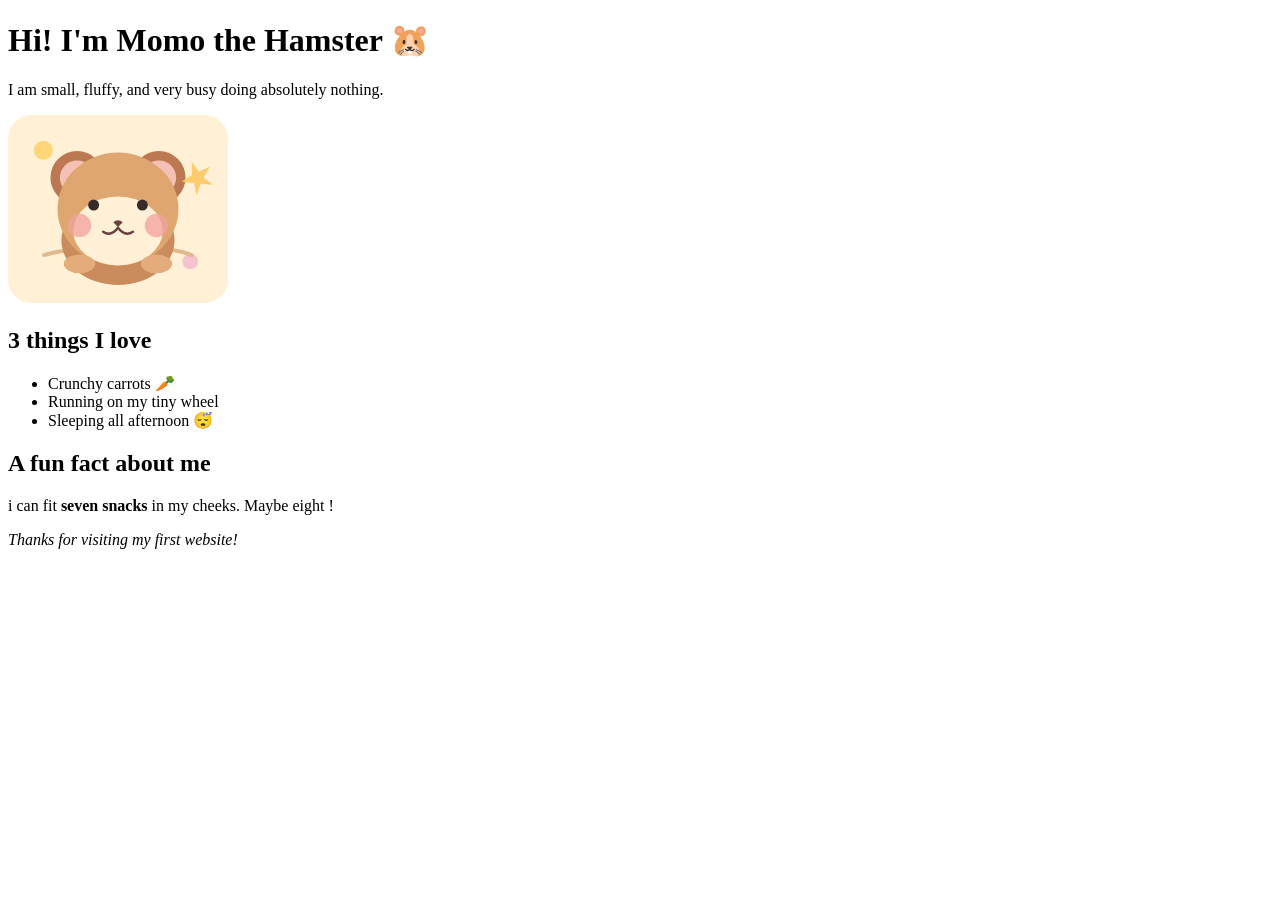
<file: PURE-BEGGINER/01-momo-the-hamster/STUDENT/index.html>
<!doctype html>
<html lang="en">
  <head>
    <meta charset="UTF-8" />
    <meta name="viewport" content="width=device-width, initial-scale=1.0" />
    <title>Meet Momo</title>
  </head>
  <body>
    <h1>Hi! I'm Momo the Hamster 🐹</h1>

    <!-- STEP 1: Add a paragraph introducing Momo. -->
<p> I am small, fluffy, and very busy doing absolutely nothing.</p>
    <!-- STEP 2: Show the image assets/momo.svg using an img tag. -->
<img src="assets/momo.svg" alt="momo" width="220">
    <!-- STEP 3: Add a level-2 heading: 3 things I love. -->
<h2>3 things I love  </h2>
    <!-- STEP 4: Add an unordered list with 3 things Momo loves. -->
<ul>
  <li>Crunchy carrots 🥕 </li>
  <li>Running on my tiny wheel</li>
  <li>Sleeping all afternoon 😴</li>
</ul>
    <!-- STEP 5: Add a second heading and a fun fact in a paragraph. -->
<h2>A fun fact about me </h2>
<p>i can fit <strong>seven snacks</strong> in my cheeks. Maybe eight !</p>
<em> Thanks for visiting my first website! </em>
    <!-- BONUS: Make a few words bold with strong, or italic with em. -->
  </body>
</html>
</file>
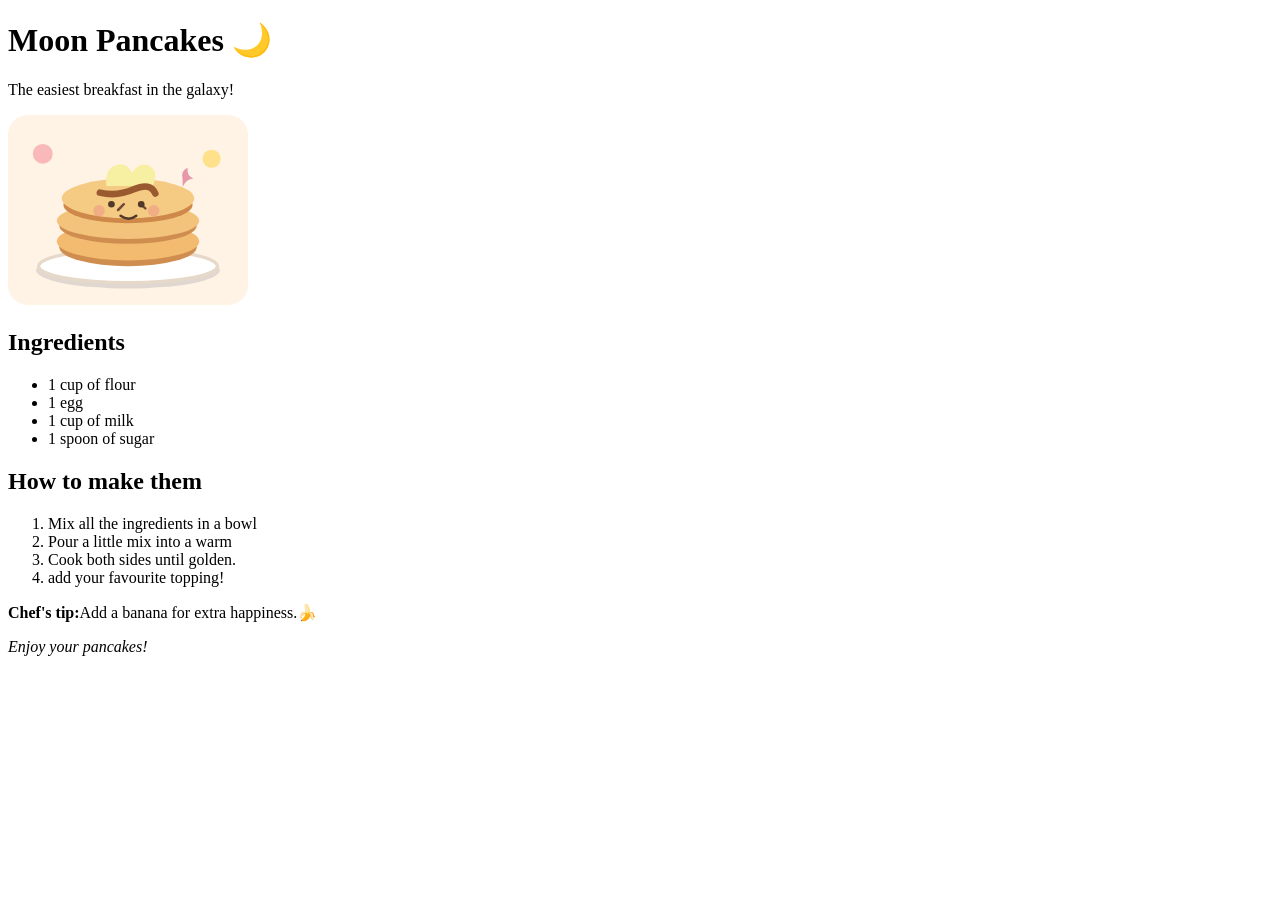
<file: PURE-BEGGINER/02-moon-pancakes/STUDENT/index.html>
<!doctype html>
<html lang="en">
  <head>
    <meta charset="UTF-8" />
    <meta name="viewport" content="width=device-width, initial-scale=1.0" />
    <title>Moon Pancakes</title>
  </head>
  <body>
    <h1>Moon Pancakes 🌙</h1>
    <p>The easiest breakfast in the galaxy!</p>
   <img src="assets/pancakes.svg"width="240" >
    <!-- STEP 1: Add the provided image assets/pancakes.svg. -->
<h2>Ingredients</h2>
    <!-- STEP 2: Add a heading called Ingredients. -->
<ul>
<li> 1 cup of flour</li>
<li> 1 egg</li>
<li> 1 cup of milk</li>
<li> 1 spoon of sugar</li>
</ul>
    <!-- STEP 3: Add an unordered list of ingredients. -->
<h2>How to make them</h2>
    <!-- STEP 4: Add a heading called How to make them. -->
<ol> 
  <li>Mix all the ingredients in a bowl</li>
  <li>Pour a little mix into a warm</li> 
  <li>Cook both sides until golden.</li> 
  <li>add your favourite topping!</li> 
  </ol>
   <p><strong>Chef's tip:</strong>Add a banana for extra happiness.🍌 </p>       
        
  <em>Enjoy your pancakes!</em>
        
 
<!-- STEP 5: Add an ordered (numbered) list of the steps. -->

    <!-- STEP 6: Add a Chef's tip paragraph. -->
  </body>
</html>
</file>
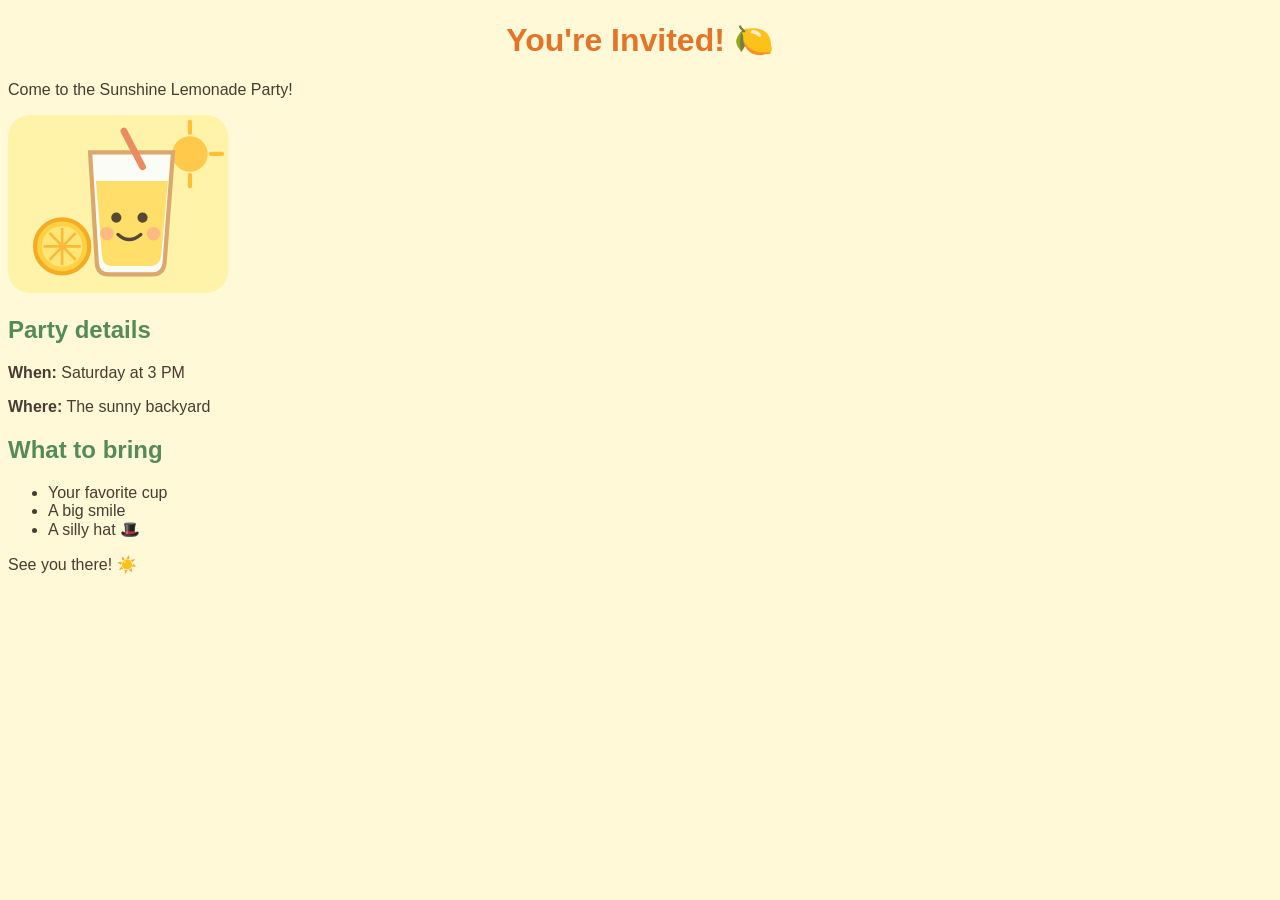
<file: PURE-BEGGINER/03-sunshine-lemonade-party/STUDENT/index.html>
<!doctype html>
<html lang="en">
  <head>
    <meta charset="UTF-8" />
    <meta name="viewport" content="width=device-width, initial-scale=1.0" />
    <title>Sunshine Lemonade Party</title>
    <link rel="stylesheet" href="style.css" />
  </head>
  <body>
    <h1>You're Invited! 🍋</h1>
    <p>Come to the Sunshine Lemonade Party!</p>
    <img
      src="assets/lemonade.svg"
      alt="Cute lemonade illustration"
      width="220"
    />

    <h2>Party details</h2>
    <p><strong>When:</strong> Saturday at 3 PM</p>
    <p><strong>Where:</strong> The sunny backyard</p>

    <h2>What to bring</h2>
    <ul>
      <li>Your favorite cup</li>
      <li>A big smile</li>
      <li>A silly hat 🎩</li>
    </ul>

    <p>See you there! ☀️</p>
  </body>
</html>
</file>
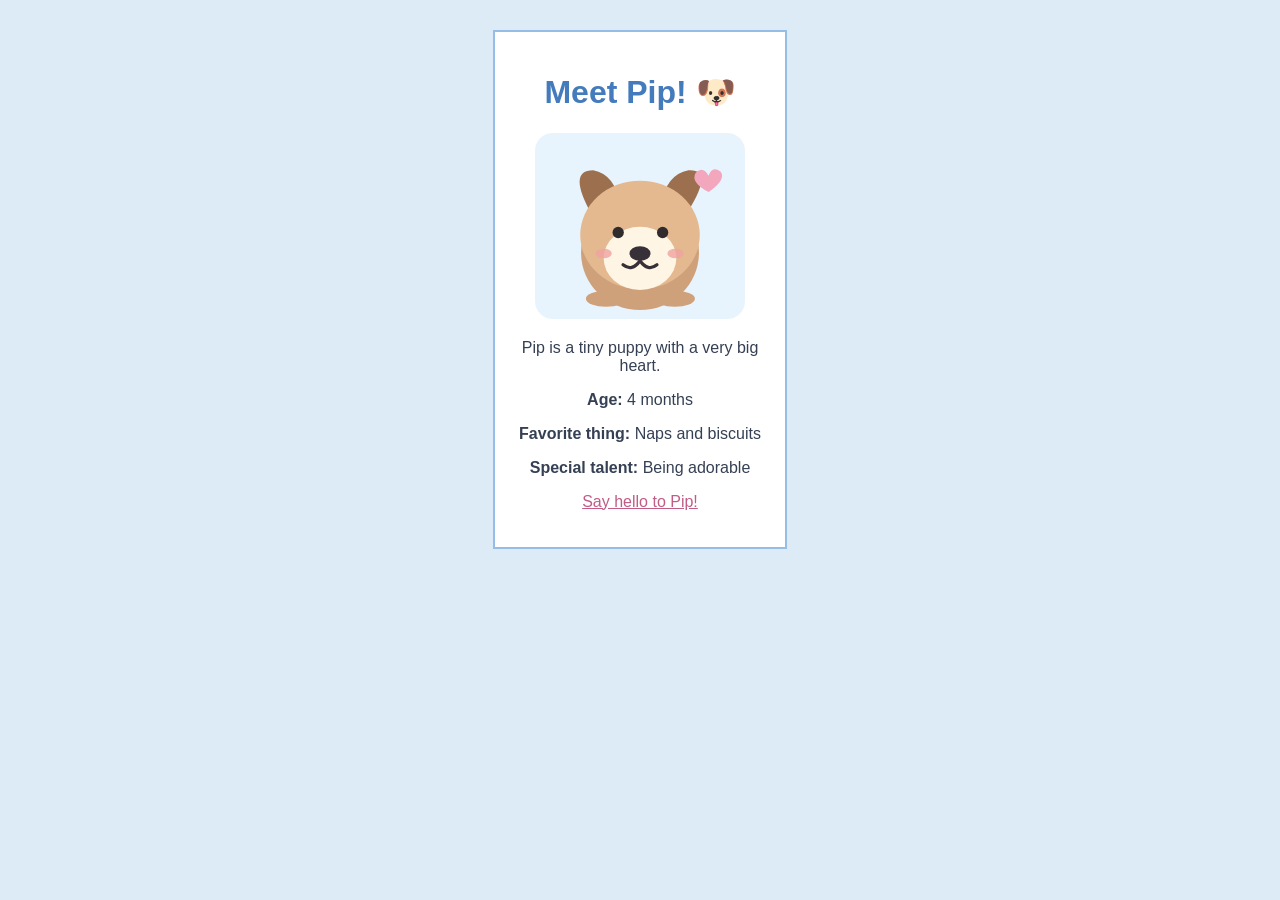
<file: PURE-BEGGINER/04-adopt-pip-card/STUDENT/index.html>
<!doctype html>
<html lang="en">
  <head>
    <meta charset="UTF-8" />
    <meta name="viewport" content="width=device-width, initial-scale=1.0" />
    <title>Adopt Pip</title>
    <link rel="stylesheet" href="style.css" />
  </head>
  <body>
    <div class="card">
      <h1>Meet Pip! 🐶</h1>
      <img src="assets/pip.svg" alt="Pip the happy puppy" width="210" />
      <p>Pip is a tiny puppy with a very big heart.</p>
      <p><strong>Age:</strong> 4 months</p>
      <p><strong>Favorite thing:</strong> Naps and biscuits</p>
      <p><strong>Special talent:</strong> Being adorable</p>
      <p><a href="mailto:hello@example.com">Say hello to Pip!</a></p>
    </div>
  </body>
</html>
</file>
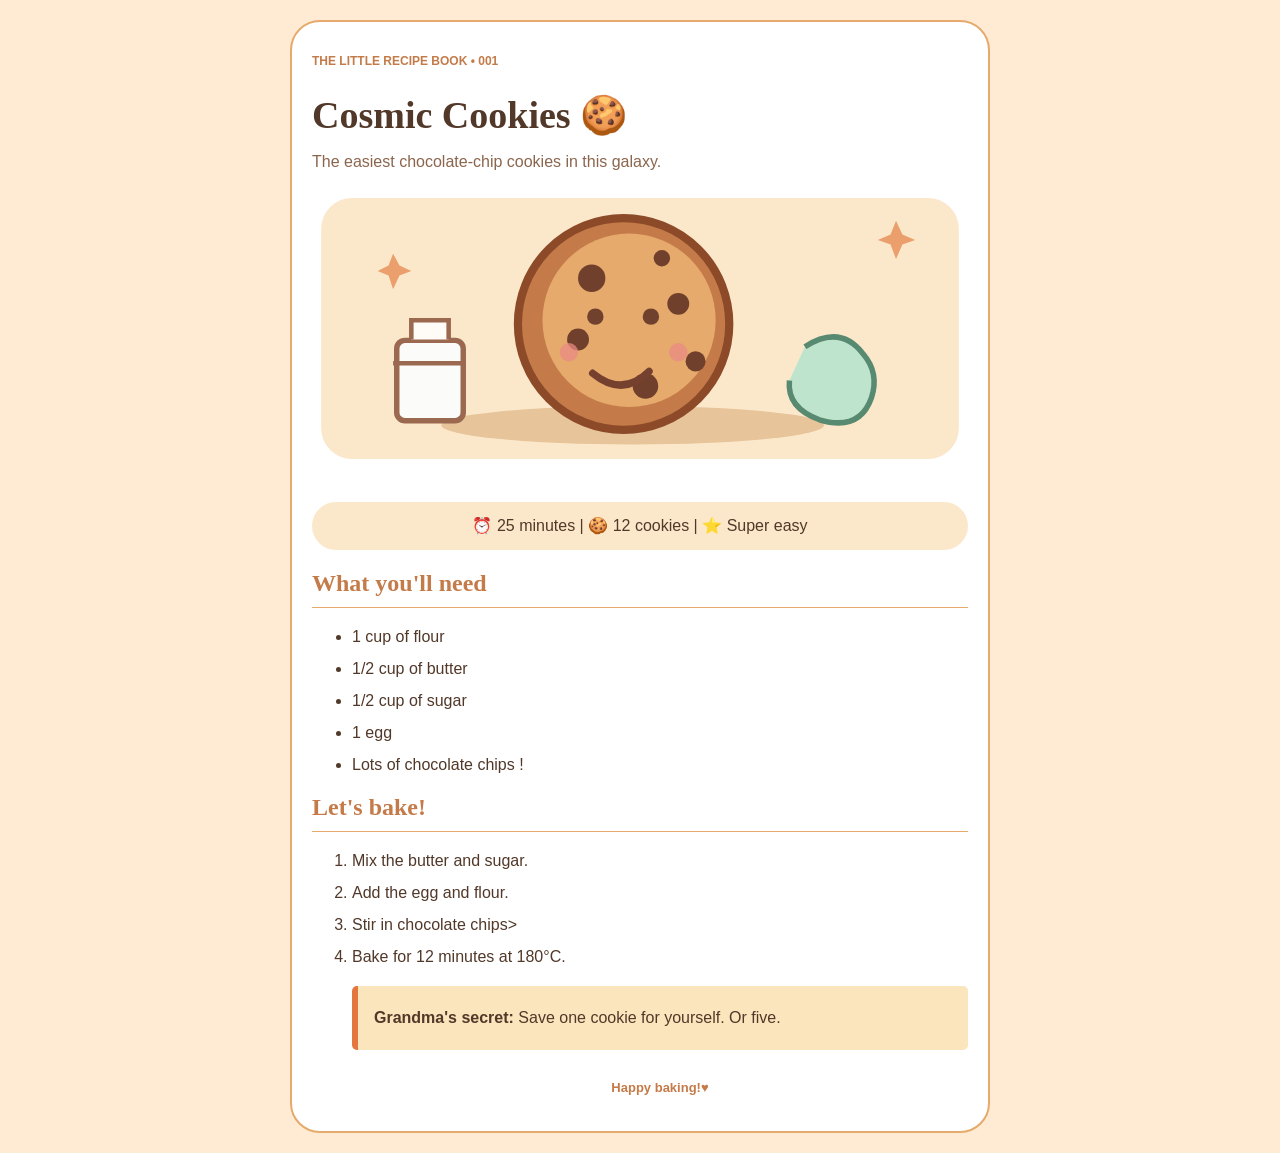
<file: PURE-BEGGINER/06-cookie-recipe/student/index.html>
<!DOCTYPE html>
<html lang="en">
<head>
  <meta charset="UTF-8">
  <meta name="viewport" content="width=device-width, initial-scale=1.0">
  <title>Cosmic Cookies Recipe</title>
  <link rel="stylesheet" href="style.css">
</head>
<body>
  <main class="recipe">
    <p class="top-note">THE LITTLE RECIPE BOOK • 001</p>
    <h1>Cosmic Cookies 🍪</h1>
    <p class="intro">The easiest chocolate-chip cookies in this galaxy.</p>
    <img src="assets/cookie.svg" alt="Smiling cartoon chocolate chip cookie and milk">
    <p class="info">⏰ 25 minutes | 🍪 12 cookies | ⭐ Super easy</p>
    <h2>What you'll need</h2>
    <ul>
      <li>1 cup of flour</li>
      <li>1/2 cup of butter</li>
      <li>1/2 cup of sugar </li>
      <li>1 egg</li>
      <li>Lots of chocolate chips !</li>
      <!-- TODO: add sugar, egg and chocolate chips -->
    </ul>
    <h2>Let's bake!</h2>
    <ol>
   <li> Mix the butter and sugar.</li>
  <li> Add the egg and flour.</li>
  <li> Stir in chocolate chips></li>
  <li> Bake for 12 minutes at 180°C.</li>
    </0l>
   <div class="tip">
   <p><strong>Grandma's secret:</strong>
  Save one cookie for yourself. Or five.</p>

   </div>
   <footer class="footer">
  <p><strong>Happy baking!♥</strong></p>
   </footer>
  
   
    <!-- TODO: add an ordered list with four baking steps -->
    <!-- TODO: add a highlighted tip and footer -->
  </main>
</body>
</html>
</file>
<file: PURE-BEGGINER/03-sunshine-lemonade-party/STUDENT/style.css>
/* Challenge 03: change the colors! */
body {
  font-family: Arial, sans-serif;
  background-color:#fff9d8 ;
  color: #4b3b32;
  /* TODO: choose a background-color and a color for the text */
}
h1 {
color:#e37428;
text-align: center;
}
/* TODO: write an h1 rule with color and text-align */
h2{
color:#558b55;
}
/* TODO: write an h2 rule with color */
</file>
<file: PURE-BEGGINER/04-adopt-pip-card/STUDENT/style.css>
/* Challenge 04: style your first card. */
body {
  font-family: Arial, sans-serif;
  background-color: #DDEBF7;
  color:#354054 ;
  text-align: center;
  /* TODO: background-color, color, text-align */
}
.card {
background-color: white;
width: 250px;
padding: 20px;
margin: 30px auto;
border:2px solid #94bde8;
}
h1{
  color:#447BBC ;
}
a{
  color:#C15C86;
}
/* TODO: make a .card rule using background-color, width, padding, margin and border */

/* TODO: choose a color for h1 */

/* TODO: choose a color for the link (a) */
</file>
<file: PURE-BEGGINER/06-cookie-recipe/student/style.css>
/* CHALLENGE 02 — basic CSS */
body {
  font-family: Arial, sans-serif;
  background-color: #FFEBD3;
  color: #513829;
  margin: 0;
  padding: 20px;
}
.recipe {
  background-color: white;
  max-width: 700px;
  margin: 0 auto;
  padding: 20px;
  box-sizing: border-box;
  border: 2px solid #e5aa6c;
border-radius:  30px;

}
img { width: 100%; }
/* TODO: Style h1, h2, lists, info bar, tip and footer */
.top-note{
color:#c47b49;
font-size: 12px;
font-weight:bold;
text-transform: uppercase;
}
h1{
font-family: Georgia, 'Times New Roman', Times, serif;
font-size: 38px;
color: #513829;
margin-bottom: 12px;
}
.intro{
font: size 16px;
color:#8b654d;

}
.info{
background-color:  #fbe8ca;
border-radius:30px;
height: 20px;
padding:14px 10px;
text-align: center;
margin-top:28px;

}
h2{
color: #c47b49;
font-family:Georgia, 'Times New Roman', Times, serif;
border-bottom: 1px solid #e5aa6c;
padding-bottom:  10px;
margin-bottom: 20px;
}
li{
margin-bottom:14px;
line: height 1.5;


}
.tip{
  background-color:#fbe5bc;
  padding:7px 16px;
  border-radius: 5px;
  border-left:6px solid #e4773f;
  margin-top:20px;

}
footer{
  margin-top:30px ;
color:#c47b49;
text-align: center;
font-size: small;

}
</file>
